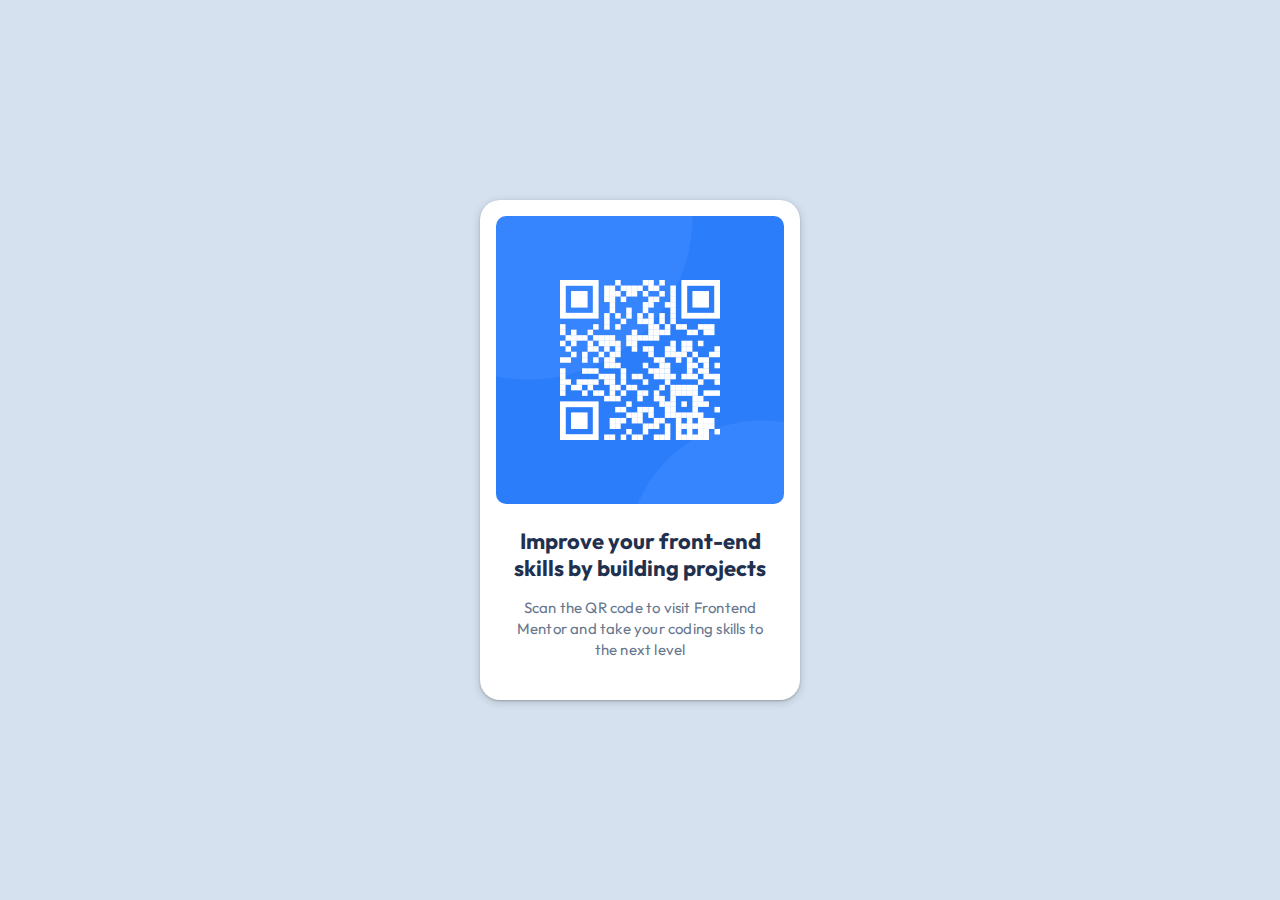
<file: 01-qr-code-component/index.html>
<!DOCTYPE html>
<html lang="en">
  <head>
    <meta charset="UTF-8" />
    <meta name="viewport" content="width=device-width, initial-scale=1.0" />
    <!-- displays site properly based on user's device -->

    <link
      rel="icon"
      type="image/png"
      sizes="32x32"
      href="./images/favicon-32x32.png"
    />
    <link rel="stylesheet" href="./styles.css" />

    <title>Frontend Mentor | QR code component</title>
  </head>
  <body>
    <main class="card">
      <img class="card__image" src="./images/image-qr-code.png" alt="QR code"/>
      <div class="card__content">
        <h1 class="card__title">
          Improve your front-end skills by building projects
        </h1>
        <p class="card__text">
          Scan the QR code to visit Frontend Mentor and take your coding skills
          to the next level
        </p>
      </div>
    </div>
  </body>
</html>
</file>
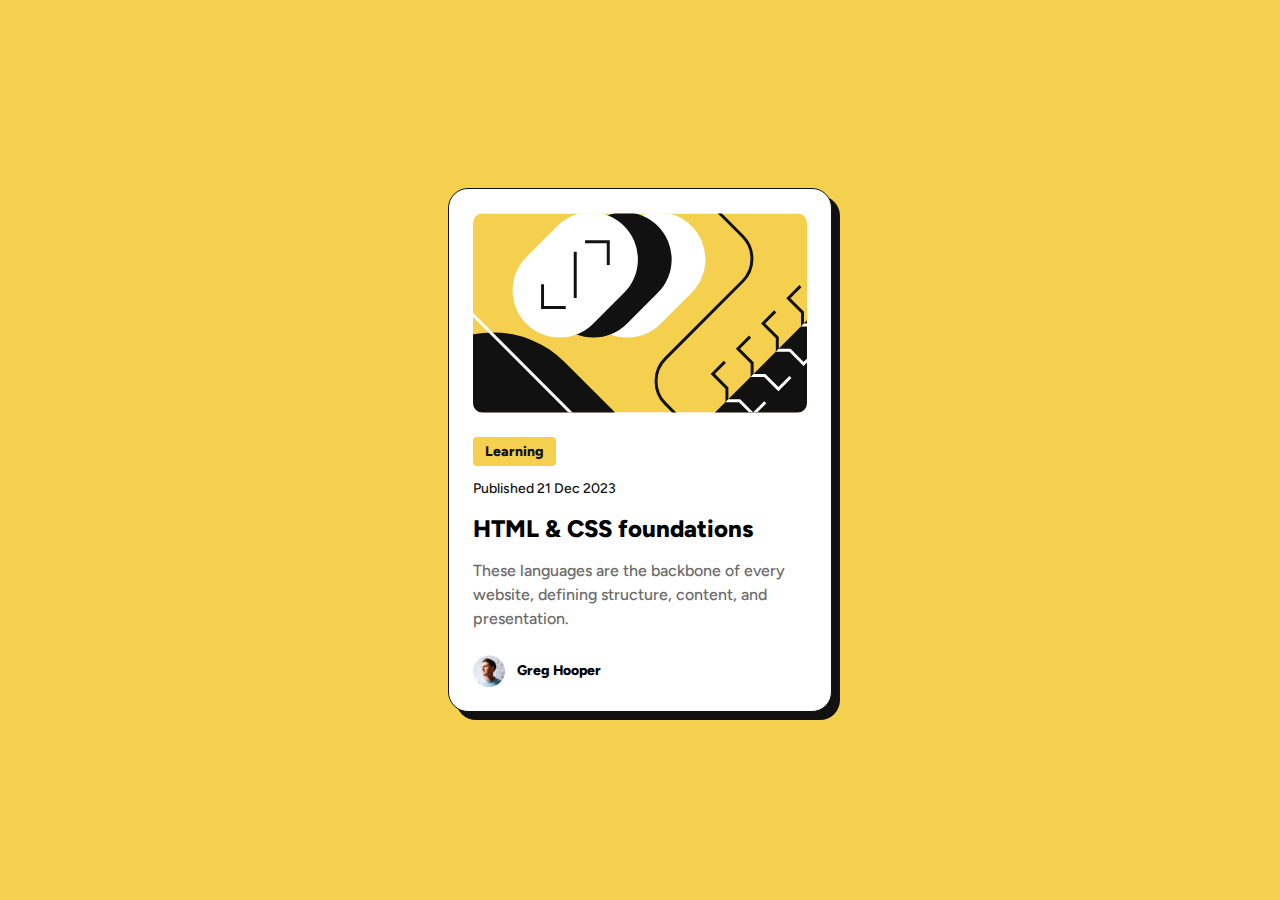
<file: 02-blog-preview-card-main/index.html>
<!DOCTYPE html>
<html lang="en">
  <head>
    <meta charset="UTF-8" />
    <meta name="viewport" content="width=device-width, initial-scale=1.0" />
    <!-- displays site properly based on user's device -->

    <link
      rel="icon"
      type="image/png"
      sizes="32x32"
      href="./assets/images/favicon-32x32.png"
    />
    <link rel="stylesheet" href="style.css" />

    <title>Frontend Mentor | Blog preview card</title>

    <!-- Feel free to remove these styles or customise in your own stylesheet 👍 -->
    <style>
      .attribution {
        font-size: 11px;
        text-align: center;
      }
      .attribution a {
        color: hsl(228, 45%, 44%);
      }
    </style>
  </head>
  <body>
    <main class="blog-card">
      <img
      class="blog-card__illustration"
        alt="abstract yellow picture"
        src="assets/images/illustration-article.svg"
      />
      <button class="blog-card__badge regular-text">Learning</button>
      <p class="blog-card__date regular-text">Published 21 Dec 2023</p>
      <h1 class="blog-card__title">HTML & CSS foundations</h1>
      <p class="blog-card__description">
        These languages are the backbone of every website, defining structure,
        content, and presentation.
      </p>
      <div class="blog-card__user">
        <img
          alt="avatar picture"
          src="assets/images/image-avatar.webp"
          class="blog-card__avatar"
        />
        <p>Greg Hooper</p>
      </div>
    </main>
  </body>
</html>
</file>
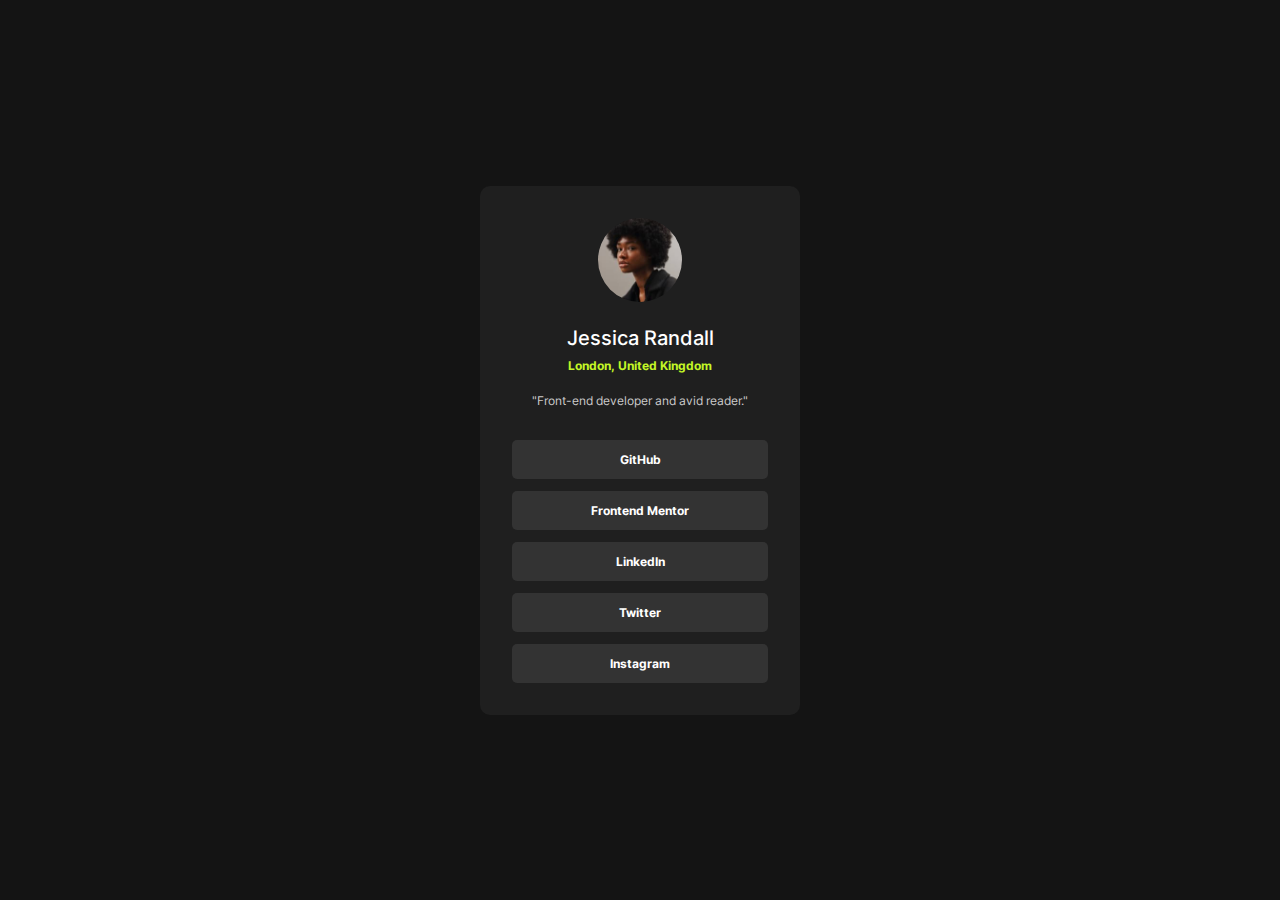
<file: 03-social-links-profile/index.html>
<!DOCTYPE html>
<html lang="en">

<head>
  <meta charset="UTF-8">
  <meta name="viewport" content="width=device-width, initial-scale=1.0">
  <!-- displays site properly based on user's device -->

  <link rel="icon" type="image/png" sizes="32x32" href="./assets/images/favicon-32x32.png">
  <link rel="stylesheet" href="style.css">
  <title>Frontend Mentor | Social links profile</title>
</head>

<body>
  <main class="profile">
    <img class="profile__avatar" alt="profile picture" src="assets/images/avatar-jessica.jpeg" />
    <p class="profile__name">Jessica Randall</p>
    <p class="profile__address">London, United Kingdom</p>
    <p class="profile__description">"Front-end developer and avid reader."</p>
    <div class="profile__links">
      <a href="" class="profile__link">GitHub</a>
      <a href="" class="profile__link">Frontend Mentor</a>
      <a href="" class="profile__link">LinkedIn</a>
      <a href="" class="profile__link">Twitter</a>
      <a href="" class="profile__link">Instagram</a>
    </div>
  </main>
</body>

</html>
</file>
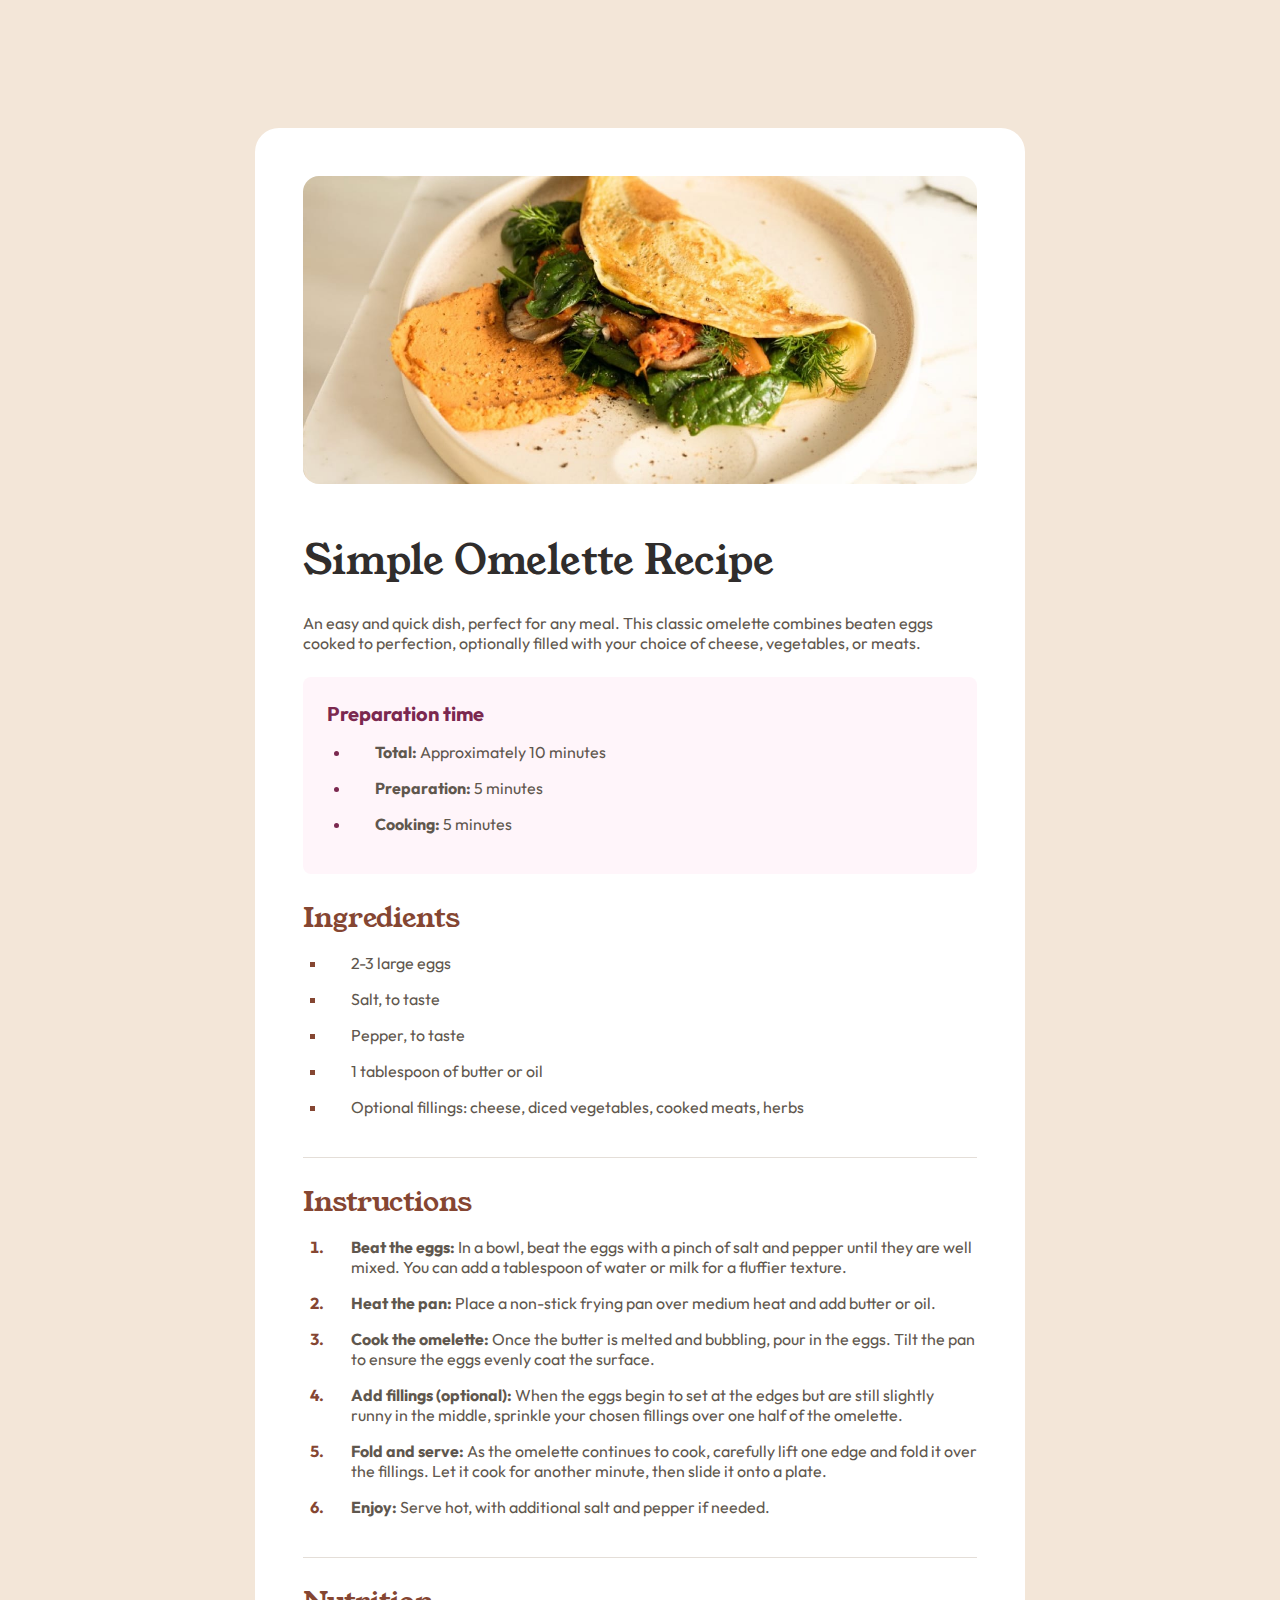
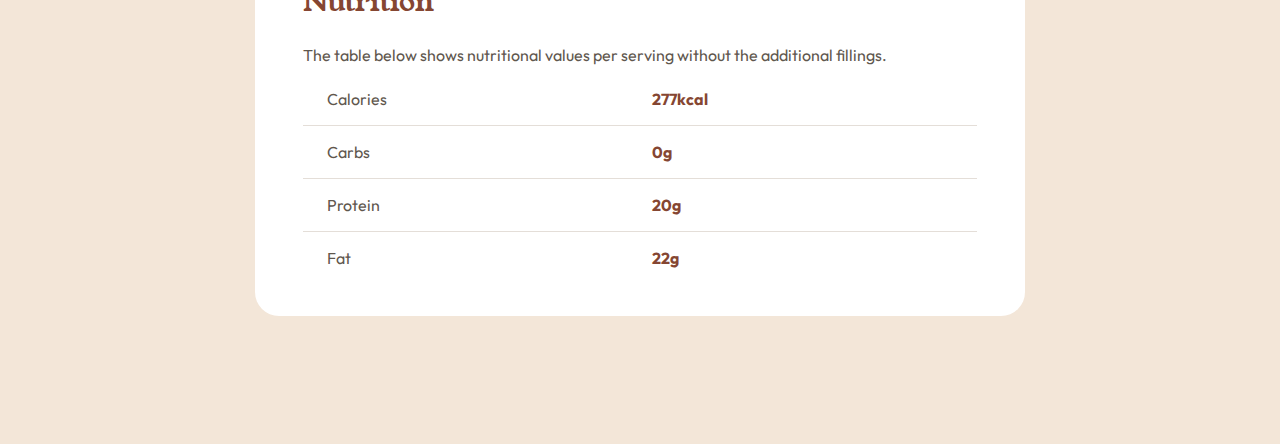
<file: 04-recipe-page/index.html>
<!DOCTYPE html>
<html lang="en">

<head>
  <meta charset="UTF-8">
  <meta name="viewport" content="width=device-width, initial-scale=1.0">
  <!-- displays site properly based on user's device -->

  <link rel="icon" type="image/png" sizes="32x32" href="./assets/images/favicon-32x32.png">
  <link rel="stylesheet" href="style.css">

  <title>Frontend Mentor | Recipe page</title>
</head>

<body>
  <main>
    <div class="recipe-picture">
      <img alt="omelete photo" src="assets/images/image-omelette.jpeg" />
    </div>
    <article>
      <h1 class="recipe-name">Simple Omelette Recipe</h1>
      <p>
        An easy and quick dish, perfect for any meal. This classic omelette combines beaten eggs cooked
        to perfection, optionally filled with your choice of cheese, vegetables, or meats.
      </p>
      <section class="info-section">
        <h3 class="info-section__heading">Preparation time</h3>
        <ul class="info-section__list">
          <li class="info-section__item"><span class="text-accent">Total:</span> Approximately 10 minutes</li>
          <li class="info-section__item"><span class="text-accent">Preparation:</span> 5 minutes</li>
          <li class="info-section__item"><span class="text-accent">Cooking:</span> 5 minutes</li>
        </ul>
      </section>
      <section class="recipe-ingredients">
        <h2>Ingredients</h2>
        <ul>
          <li>2-3 large eggs</li>
          <li>Salt, to taste</li>
          <li>Pepper, to taste</li>
          <li>1 tablespoon of butter or oil</li>
          <li>Optional fillings: cheese, diced vegetables, cooked meats, herbs</li>
        </ul>
      </section>
      <hr aria-label="Section divider" />
      <section class="recipe-instructions">
        <h2>Instructions</h2>
        <ol>
          <li><span class="text-accent">Beat the eggs:</span> In a bowl, beat the eggs with a pinch of salt and pepper
            until they are well mixed.
            You can add a tablespoon of water or milk for a fluffier texture.</li>
          <li><span class="text-accent">Heat the pan:</span> Place a non-stick frying pan over medium heat and add
            butter or oil.</li>
          <li><span class="text-accent">Cook the omelette:</span> Once the butter is melted and bubbling, pour in the
            eggs. Tilt the pan to ensure
            the eggs evenly coat the surface.</li>
          <li>
            <span class="text-accent">Add fillings (optional):</span> When the eggs begin to set at the edges but are
            still slightly runny in the
            middle, sprinkle your chosen fillings over one half of the omelette.
          </li>
          <li>
            <span class="text-accent">Fold and serve:</span> As the omelette continues to cook, carefully lift one edge
            and fold it over the
            fillings. Let it cook for another minute, then slide it onto a plate.
          </li>
          <li><span class="text-accent">Enjoy:</span> Serve hot, with additional salt and pepper if needed.</li>
        </ol>
      </section>
      <hr aria-label="Section divider" />
      <section>
        <h2>Nutrition</h2>
        <p class="nutrition-caption">The table below shows nutritional values per serving without the additional fillings.</p>
        <div class="nutrition-table">
          <div class="nutrition-table__row">
            <p class="nutrition-table__row-item">Calories</p>
            <p class="nutrition-table__value">277kcal</p>
          </div>
          <hr aria-hidden="true" />
          <div class="nutrition-table__row">
            <p class="nutrition-table__row-item">Carbs</p>
            <p class="nutrition-table__value">0g</p>
          </div>
          <hr aria-hidden="true" />
          <div class="nutrition-table__row">
            <p class="nutrition-table__row-item">Protein</p>
            <p class="nutrition-table__value">20g</p>
          </div>
          <hr aria-hidden="true" />
          <div class="nutrition-table__row">
            <p class="nutrition-table__row-item">Fat</p>
            <p class="nutrition-table__value">22g</p>
          </div>
        </div>
      </section>
    </article>
  </main>
</body>

</html>
</file>
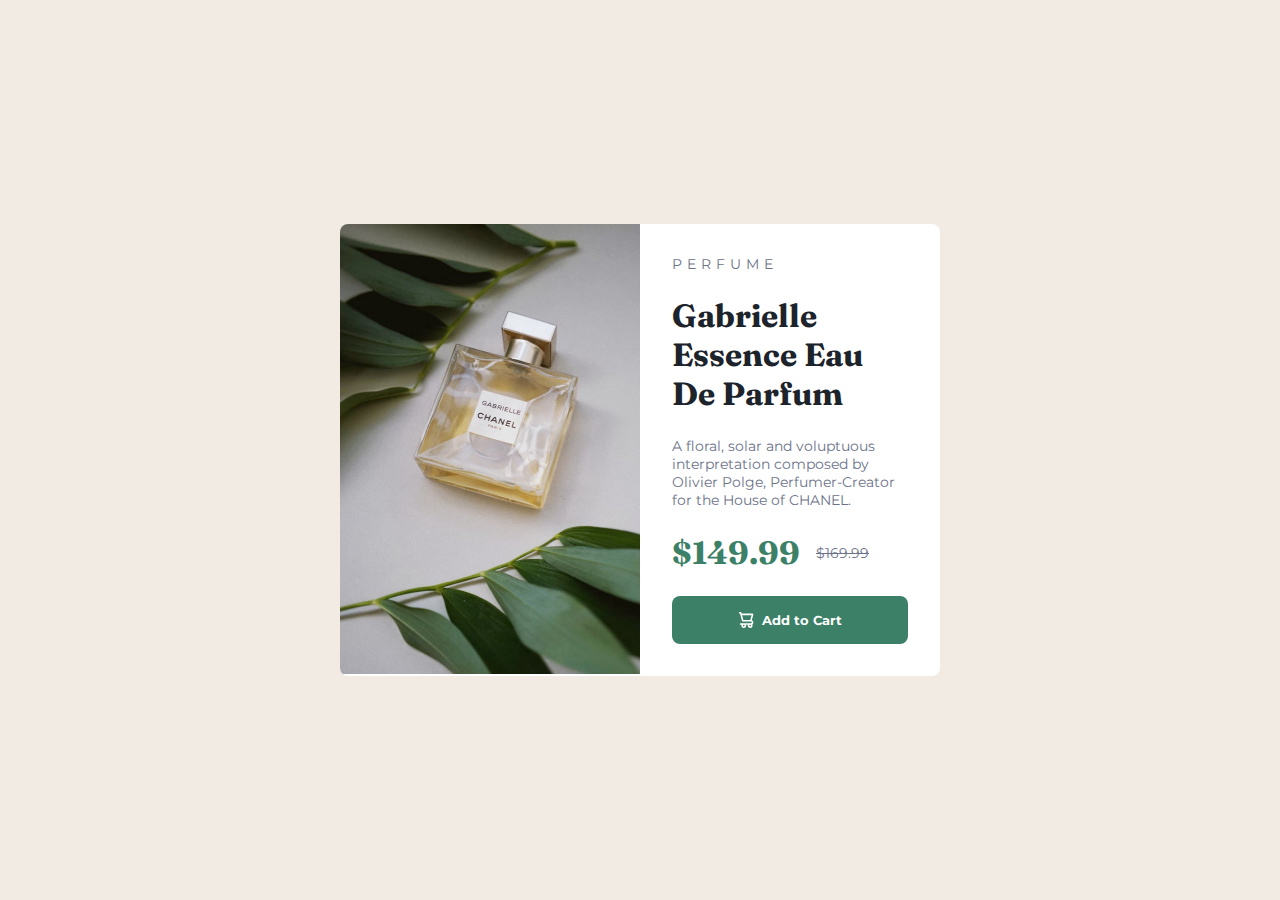
<file: 05-product-preview-card-component/index.html>
<!DOCTYPE html>
<html lang="en">

<head>
  <meta charset="UTF-8">
  <meta name="viewport" content="width=device-width, initial-scale=1.0">
  <!-- displays site properly based on user's device -->

  <link rel="icon" type="image/png" sizes="32x32" href="./images/favicon-32x32.png">
  <link rel="stylesheet" href="style.css">

  <title>Frontend Mentor | Product preview card component</title>
</head>

<body>
  <main class="product">
    <picture class="product__image">
      <source media="(min-width: 650px)" srcset="images/image-product-desktop.jpg">
      <img src="images/image-product-mobile.jpg" alt="bottle of perfume laying on table">
    </picture>
    <div class="product__content">
      <p class="product__category">Perfume</p>
      <h1 class="product__title">Gabrielle Essence Eau De Parfum</h1>
      <p class="product__description">
        A floral, solar and voluptuous interpretation composed by Olivier Polge,
        Perfumer-Creator for the House of CHANEL.
      </p>
      <div class="product__price-group">
        <p class="product__price">$149.99</p>
        <p class="product__original-price">$169.99</p>
      </div>
      <button class="product__buy-btn">Add to Cart</button>
    </div>
  </main>
</body>

</html>
</file>
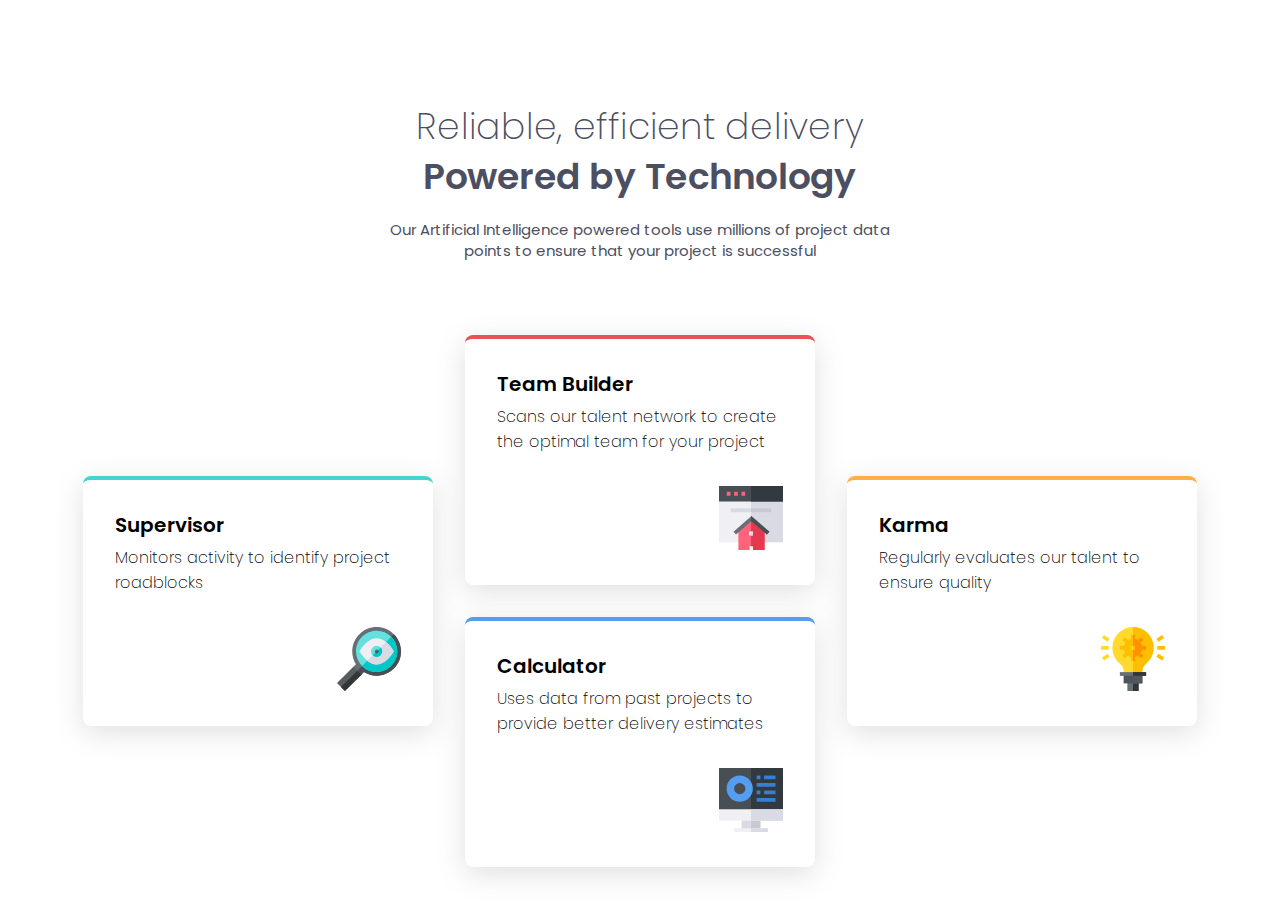
<file: 06-four-card-feature-section/index.html>
<!DOCTYPE html>
<html lang="en">
  <head>
    <meta charset="UTF-8" />
    <meta name="viewport" content="width=device-width, initial-scale=1.0" />
    <!-- displays site properly based on user's device -->

    <link
      rel="icon"
      type="image/png"
      sizes="32x32"
      href="./images/favicon-32x32.png"
    />
    <link rel="stylesheet" href="style.css" />

    <title>Frontend Mentor | Four card feature section</title>
  </head>
  <body>
    <main>
      <div class="product-description">
        <div class="product-description__title">
          Reliable, efficient delivery
          <span class="product-description__title-accent">
            Powered by Technology
          </span>
        </div>
        <div class="product-description__content">
          Our Artificial Intelligence powered tools use millions of project data points to ensure that your project is successful
        </div>
      </div>
      <div class="features-grid">
        <div class="feature-card feature-card--first">
          <p class="feature-card__title">Supervisor</p>
          <p class="feature-card__content">
            Monitors activity to identify project roadblocks
          </p>
          <img class="feature-card__icon" src="images/icon-supervisor.svg">
        </div>
        <div class="feature-card feature-card--second">
          <p class="feature-card__title">Team Builder</p>
          <p class="feature-card__content">
            Scans our talent network to create the optimal team for your project
          </p>
          <img class="feature-card__icon" src="images/icon-team-builder.svg">
        </div>
        <div class="feature-card feature-card--third">
          <p class="feature-card__title">Karma</p>
          <p class="feature-card__content">
            Regularly evaluates our talent to ensure quality
          </p>
          <img class="feature-card__icon" src="images/icon-karma.svg">
        </div>
        <div class="feature-card feature-card--fourth">
          <p class="feature-card__title">Calculator</p>
          <p class="feature-card__content">
            Uses data from past projects to provide better delivery estimates
          </p>
          <img class="feature-card__icon" src="images/icon-calculator.svg">
        </div>
      </div>
    </main>
  </body>
</html>
</file>
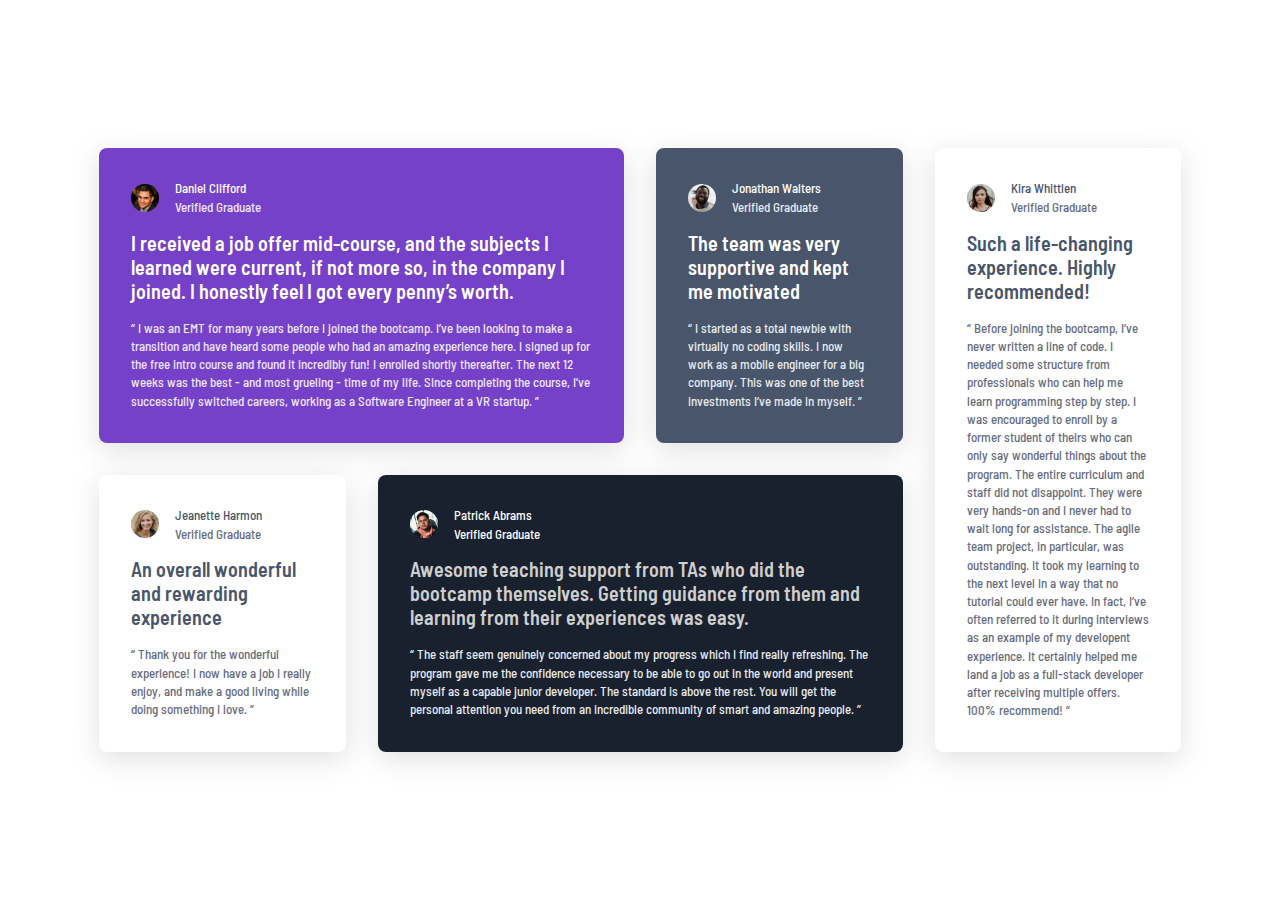
<file: 07-testimonials-grid-section/index.html>
<!DOCTYPE html>
<html lang="en">

<head>
  <meta charset="UTF-8">
  <meta name="viewport" content="width=device-width, initial-scale=1.0">
  <!-- displays site properly based on user's device -->

  <link rel="icon" type="image/png" sizes="32x32" href="./images/favicon-32x32.png">
  <link rel="stylesheet" href="style.css">

  <title>Frontend Mentor | [Challenge Name Here]</title>

  <!-- Feel free to remove these styles or customise in your own stylesheet 👍 -->
  <style>
    .attribution {
      font-size: 11px;
      text-align: center;
    }

    .attribution a {
      color: hsl(228, 45%, 44%);
    }
  </style>
</head>

<body>
  <main>
    <div class="feedbacks-grid">

      <section class="feedback bg-puprle-500 clr-white">
        <div class="user-preview">
          <img src="images/image-daniel.jpg" class="user-preview__avatar">
          <div class="user-preview__content">
            <p class="user-preview__username">Daniel Clifford</p>
            <p class="user-preview__title clr-purple-50">Verified Graduate</p>
          </div>
        </div>
        <h2 class="feedback__title">
          I received a job offer mid-course, and the subjects I learned were current, if not more so,
          in the company I joined. I honestly feel I got every penny’s worth.
        </h2>
        <p class="feedback__content clr-purple-50">
          “ I was an EMT for many years before I joined the bootcamp. I’ve been looking to make a
          transition and have heard some people who had an amazing experience here. I signed up
          for the free intro course and found it incredibly fun! I enrolled shortly thereafter.
          The next 12 weeks was the best - and most grueling - time of my life. Since completing
          the course, I’ve successfully switched careers, working as a Software Engineer at a VR startup. ”
        </p>
      </section>

      <section class="feedback bg-grey-500 clr-white">
        <div class="user-preview">
          <img src="images/image-jonathan.jpg" class="user-preview__avatar">
          <div class="user-preview__content">
            <p class="user-preview__username">Jonathan Walters</p>
            <p class="user-preview__title clr-grey-100">Verified Graduate</p>
          </div>
        </div>
        <h2 class="feedback__title">
          The team was very supportive and kept me motivated
        </h2>
        <p class="feedback__content clr-grey-100">
          “ I started as a total newbie with virtually no coding skills. I now work as a mobile engineer
          for a big company. This was one of the best investments I’ve made in myself. ”
        </p>
      </section>

      <section class="feedback">
        <div class="user-preview">
          <img src="images/image-jeanette.jpg" class="user-preview__avatar">
          <div class="user-preview__content">
            <p class="user-preview__username clr-grey-500">Jeanette Harmon</p>
            <p class="user-preview__title clr-grey-400">Verified Graduate</p>
          </div>
        </div>
        <h2 class="feedback__title clr-grey-500">
          An overall wonderful and rewarding experience
        </h2>
        <p class="feedback__content clr-grey-400">
          “ Thank you for the wonderful experience! I now have a job I really enjoy, and make a good living
          while doing something I love. ”
        </p>
      </section>

      <section class="feedback bg-dark-blue">
        <div class="user-preview">
          <img src="images/image-patrick.jpg" class="user-preview__avatar">
          <div class="user-preview__content">
            <p class="user-preview__username clr-white">Patrick Abrams</p>
            <p class="user-preview__title clr-white">Verified Graduate</p>
          </div>
        </div>
        <h2 class="feedback__title clr-grey-200">
          Awesome teaching support from TAs who did the bootcamp themselves. Getting guidance from them and
          learning from their experiences was easy.
        </h2>
        <p class="feedback__content clr-grey-100">
          “ The staff seem genuinely concerned about my progress which I find really refreshing. The program
          gave me the confidence necessary to be able to go out in the world and present myself as a capable
          junior developer. The standard is above the rest. You will get the personal attention you need from
          an incredible community of smart and amazing people. ”
        </p>
      </section>

      <section class="feedback">
        <div class="user-preview">
          <img src="images/image-kira.jpg" class="user-preview__avatar">
          <div class="user-preview__content">
            <p class="user-preview__username clr-grey-500">Kira Whittlen</p>
            <p class="user-preview__title clr-grey-400">Verified Graduate</p>
          </div>
        </div>
        <h2 class="feedback__title clr-grey-500">
          Such a life-changing experience. Highly recommended!
        </h2>
        <p class="feedback__content clr-grey-400">
          “ Before joining the bootcamp, I’ve never written a line of code. I needed some structure from
          professionals who can help me learn programming step by step. I was encouraged to enroll by a former
          student of theirs who can only say wonderful things about the program. The entire curriculum and staff
          did not disappoint. They were very hands-on and I never had to wait long for assistance. The agile team
          project, in particular, was outstanding. It took my learning to the next level in a way that no tutorial
          could ever have. In fact, I’ve often referred to it during interviews as an example of my developent
          experience. It certainly helped me land a job as a full-stack developer after receiving multiple offers.
          100% recommend! ”
        </p>
      </section>

    </div>
  </main>
</body>

</html>
</file>
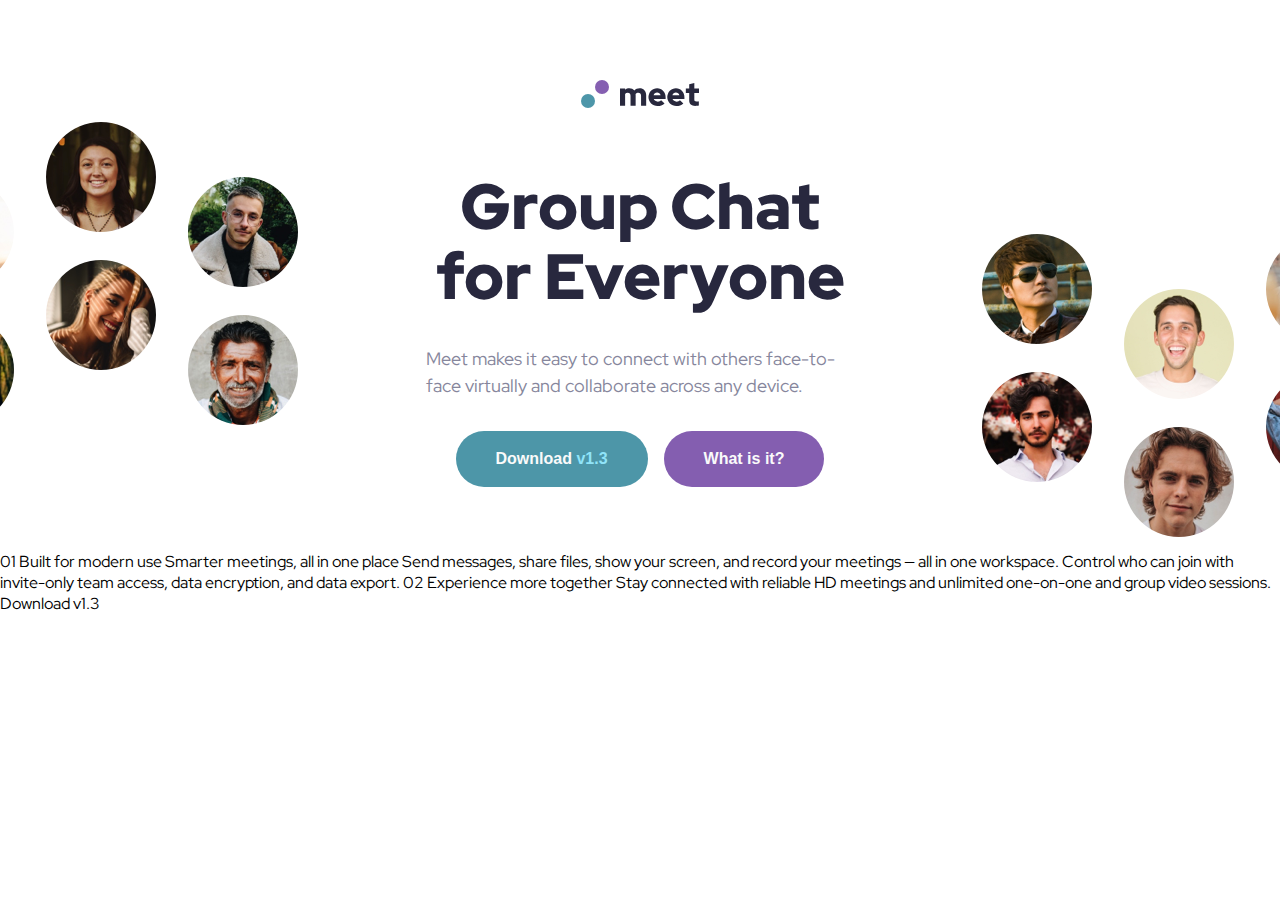
<file: 08-meet-landing-page/index.html>
<!DOCTYPE html>
<html lang="en">
<head>
  <meta charset="UTF-8">
  <meta name="viewport" content="width=device-width, initial-scale=1.0">

  <link rel="icon" type="image/png" sizes="32x32" href="./assets/favicon-32x32.png">
  <link rel="stylesheet" href="style.css">
  
  <title>Frontend Mentor | Meet landing page</title>
</head>
<body>
  <main>
    <header>
      <img src="assets/logo.svg" alt="meet logo">
    </header>
    <section class="hero">
      <img class="hero__left-image" src="assets/desktop/image-hero-left.png">
      <div class="hero__content">
        <h1 class="hero__title">Group Chat for Everyone</h1>
        <p class="hero__text">Meet makes it easy to connect with others face-to-face virtually and collaborate across any device.</p>
        <div class="hero__button-group">
          <button class="button bg-clr-cyan-600">Download <span class="clr-cyan-300">v1.3</span></button>
          <button class="button bg-clr-purple-600">What is it?</button>
        </div>
      </div>
      <img class="hero__right-image" src="assets/desktop/image-hero-right.png">
    </section>
    01
    Built for modern use
    Smarter meetings, all in one place
    Send messages, share files, show your screen, and record your meetings — all in one
    workspace. Control who can join with invite-only team access, data encryption, and data export.
    02
    Experience more together
    Stay connected with reliable HD meetings and unlimited one-on-one and group video sessions.
    Download v1.3
  </main>
</body>
</html>
</file>
<file: 01-qr-code-component/styles.css>
@import url('https://fonts.googleapis.com/css2?family=Literata:ital,opsz,wght@0,7..72,200..900;1,7..72,200..900&family=Outfit:wght@100..900&display=swap');

*,
*::before,
*::after {
    box-sizing: border-box;
}

* {
    margin: 0;
}

img {
    display: block;
    max-width: 100%;
}

:root {
    --c-font-primary: #1F314F;
    --c-font-secondary: #68778D;
    --c-background: #D5E1EF;
    --c-background-card: #FFFFFF;
    --font-family: "Outfit", sans-serif;
}

body {
    background-color: var(--c-background);
    height: 100vh;
    width: 100vw;
    display: flex;
    align-items: center;
    justify-content: center;
}

.card {
    background-color: var(--c-background-card);
    max-width: 320px;
    padding: 16px;
    text-align: center;
    border-radius: 20px;
    box-shadow: rgba(60, 64, 67, 0.3) 0px 1px 2px 0px, rgba(60, 64, 67, 0.15) 0px 2px 6px 2px;
}

.card__image {
    border-radius: 10px;
}

.card__content {
    padding: 0 16px;
}

.card__title {
    font-family: var(--font-family);
    font-size: 22px;
    color: var(--c-font-primary);
    line-height: 120%;
    letter-spacing: 0;
    padding-top: 24px;
    padding-bottom: 16px;
}

.card__text {
    font-family: var(--font-family);
    font-size: 15px;
    color: var(--c-font-secondary);
    line-height: 140%;
    letter-spacing: 0.2px;
    padding-bottom: 24px;
}
</file>
<file: 02-blog-preview-card-main/style.css>
@font-face {
    font-family: "Figtree Extra Bold";
    src: url('assets/fonts/static/Figtree-ExtraBold.ttf');
}

@font-face {
    font-family: "Figtree Medium";
    src: url('assets/fonts/static/Figtree-Medium.ttf');
}

*,
*::before,
*::after {
    box-sizing: border-box;
}

* {
    margin: 0;
}

img {
    display: block;
    max-width: 100%;
}

:root {
    --c-yellow: #F4D04E;
    --c-grey-950: #111111;
    --c-grey-500: #6B6B6B;
    --c-white: #FFFFFF;
    --font-family-regular: "Figtree Medium", sans-serif;
    --font-family-accent: "Figtree Extra Bold", sans-serif;
    --space-xs: 4px;
    --space-s: 8px;
    --space-m: 12px;
    --space-l: 24px;
}

body {
    height: 100vh;
    width: 100vw;
    display: flex;
    justify-content: center;
    align-items: center;
    background-color: var(--c-yellow);
    font-family: var(--font-family-regular);
}

.regular-text {
    font-size: 14px;
    line-height: 150%;
    color: var(--c-grey-950);
}

.blog-card {
    background-color: var(--c-white);
    box-shadow: var(--c-grey-950) var(--space-s) var(--space-s);
    border: 1px solid var(--c-grey-950);
    border-radius: 20px;
    max-width: 384px;
    padding: var(--space-l);
}

.blog-card__illustration {
    border-radius: 10px;
    margin-bottom: var(--space-l);
}

.blog-card__badge {
    background-color: var(--c-yellow);
    padding: var(--space-xs) var(--space-m);
    border-style: none;
    border-radius: 4px;
    font-family: var(--font-family-accent);
    margin-bottom: var(--space-m);
}

.blog-card__date {
    margin-bottom: var(--space-m);
}

.blog-card__title {
    font-family: var(--font-family-accent);
    font-size: 24px;
    line-height: 150%;
    margin-bottom: var(--space-m);
}

.blog-card__description {
    font-size: 16px;
    color: var(--c-grey-500);
    line-height: 150%;
    margin-bottom: var(--space-l);
}

.blog-card__user {
    display: flex;
    font-family: var(--font-family-accent);
    font-size: 14px;
    line-height: 150%;
    gap: 12px;
    align-items: center;
}

.blog-card__avatar {
    max-width: 32px;
}
</file>
<file: 03-social-links-profile/style.css>
@font-face {
    font-family: "Inter";
    src: url("assets/fonts/Inter-VariableFont_slnt,wght.ttf");
}

*,
*::before,
*::after {
    box-sizing: border-box;
}

* {
    margin: 0;
}

:root {
    --c-black-lightest: hsl(0, 0%, 20%);
    --c-black-light: hsl(0, 0%, 12%);
    --c-black-dark: hsl(0, 0%, 8%);
    --c-white: hsl(0, 0%, 100%);
    --c-grey: hsl(0, 0%, 80%);
    --c-lime: hsl(75, 93%, 56%);
}

img {
    display: block;
    max-width: 100%;
}

body {
    font-family: "Inter", sans-serif;
    color: var(--c-white);
    background-color: var(--c-black-dark);
    width: 100vw;
    min-height: 100vh;
    display: flex;
    justify-content: center;
    align-items: center;
}

.profile {
    background-color: var(--c-black-light);
    padding: clamp(1rem, 5vw, 2rem);
    margin: clamp(1rem, 5vw, 2rem);
    border-radius: 0.625rem;
    text-align: center;
    width: 100%;
    max-width: 320px;
}

.profile__avatar {
    width: 84px;
    height: 84px;
    border-radius: 50%;
    margin: 0 auto 1.5rem auto;
}

.profile__name {
    font-size: 1.25rem;
    font-weight: 500;
    margin-bottom: 0.5rem;
}

.profile__address {
    color: var(--c-lime);
    font-size: 0.75rem;
    font-weight: 700;
    margin-bottom: 1.25rem;
}

.profile__description {
    color: var(--c-grey);
    font-size: 0.75rem;
    margin-bottom: 2rem;
}

.profile__links {
    display: flex;
    flex-direction: column;
    gap: 0.75rem;
}

.profile__link {
    background-color: var(--c-black-lightest);
    color: var(--c-white);
    padding: 0.75rem 0;
    text-decoration: none;
    text-align: center;
    font-size: 0.75rem;
    font-weight: 700;
    border-radius: 5px;
    transition: background-color 0.3s ease, color 0.3s ease;
}

.profile__link:hover {
    background-color: var(--c-lime);
    color: var(--c-black-dark);
}

.profile__link:focus-visible {
    outline: 2px solid var(--c-lime);
    outline-offset: 2px;
}
</file>
<file: 04-recipe-page/style.css>
@font-face {
    font-family: "Outfit";
    src: url("assets/fonts/outfit/Outfit-VariableFont_wght.ttf");
}

@font-face {
    font-family: "Young Serif";
    src: url("assets/fonts/young-serif/YoungSerif-Regular.ttf");
}

*,
*::before,
*::after {
    box-sizing: border-box;
}

* {
    margin: 0;
}

img {
    display: block;
    max-width: 100%;
    height: auto;
}

:root {
    /* Colors */
    --c-white: hsl(0, 0%, 100%);
    --c-stone-100: hsl(30, 54%, 90%);
    --c-stone-150: hsl(30, 18%, 87%);
    --c-stone-600: hsl(30, 10%, 34%);
    --c-stone-900: hsl(24, 5%, 18%);
    --c-brown-800: hsl(14, 45%, 36%);
    --c-rose-50: hsl(330, 100%, 98%);
    --c-rose-800: hsl(332, 51%, 32%);

    /* Typography */
    --font-primary: "Outfit", sans-serif;
    --font-accent: "Young Serif", serif;
    --font-size-base: 1rem;
    --font-size-h1: 2.5rem;
    --font-size-h2: 1.75rem;
    --font-size-h3: 1.25rem;

    /* Spacing */
    --spacing-xl: min(3rem, 10vw);
    --spacing-md: min(1.5rem, 5vw);
}

body {
    font-family: var(--font-primary);
    font-size: var(--font-size-base);
    background-color: var(--c-stone-100);
}

main {
    max-width: 70ch;
    width: 100%;
    background-color: var(--c-white);
    margin: 8rem auto;
    border-radius: 1.5rem;
}

article {
    display: flex;
    flex-direction: column;
    gap: var(--spacing-md);
    padding: var(--spacing-xl);
}

hr {
    border: 0;
    height: 1px;
    background-color: var(--c-stone-150);
}

h1 {
    font-family: var(--font-accent);
    color: var(--c-stone-900);
    font-size: var(--font-size-h1);
    font-weight: 400;
}

h2 {
    font-family: var(--font-accent);
    color: var(--c-brown-800);
    font-size: var(--font-size-h2);
    font-weight: 400;
}

p,
li {
    color: var(--c-stone-600);
}

ul,
ol,
li {
    padding-left: var(--spacing-md);
    margin: 1rem 0;
}

li::marker {
    color: var(--c-brown-800);
}

.text-accent {
    color: var(--c-stone-600);
    font-weight: 700;
}

.recipe-picture {
    padding: var(--spacing-xl);
    padding-bottom: 0;
}

.recipe-picture img {
    border-radius: 1rem;
}

.info-section {
    background-color: var(--c-rose-50);
    padding: var(--spacing-md);
    border-radius: 0.5rem;
}

.info-section__heading {
    color: var(--c-rose-800);
    font-size: 1.25rem;
    font-weight: 700;
}

.info-section__item::marker {
    color: var(--c-rose-800);
}

.recipe-ingredients ul {
    list-style-type: square;
}

.recipe-instructions li::marker {
    font-weight: 700;
}

.nutrition-caption {
    padding: var(--spacing-md) 0;
}

.nutrition-table {
    display: flex;
    flex-direction: column;
    gap: 1rem;
}

.nutrition-table__row {
    display: flex;
}

.nutrition-table__row p {
    flex: 1;
}

.nutrition-table__row-item {
    padding-left: var(--spacing-md);
}

.nutrition-table__value {
    color: var(--c-brown-800);
    font-weight: 700;
}

@media (max-width: 740px) {
    main {
        margin: 0;
        border-radius: 0;
    }

    .recipe-picture {
        padding: 0;
    }

    .recipe-picture img {
        border-radius: 0;
    }
}
</file>
<file: 05-product-preview-card-component/style.css>
@import url('https://fonts.googleapis.com/css2?family=Fraunces:ital,opsz,wght@0,9..144,100..900;1,9..144,100..900&family=Montserrat:ital@0;1&display=swap');

*,
*::before,
*::after {
    box-sizing: border-box;
}

* {
    margin: 0;
}

img {
    display: block;
    max-width: 100%;
}

:root {
    --clr-primary-500: hsl(158, 36%, 37%);
    --clr-primary-700: hsl(158, 42%, 18%);
    --clr-neutral-100: hsl(0, 0%, 100%);
    --clr-neutral-200: hsl(30, 38%, 92%);
    --clr-neutral-500: hsl(228, 12%, 48%);
    --clr-neutral-900: hsl(212, 21%, 14%);

    --ff-primary: "Montserrat", sans-serif;
    --ff-accent: "Fraunces", serif;
    --ff-weight-500: 500;
    --ff-weight-700: 700;
}

body {
    font-size: 0.875rem;
    font-family: var(--ff-primary);
    min-height: 100vh;
    display: flex;
    justify-content: center;
    align-items: center;
    background-color: var(--clr-neutral-200);
}

.product {
    margin: 1rem;
    background-color: var(--clr-neutral-100);
    border-radius: 0.5rem;
    overflow: hidden;
    color: var(--clr-neutral-500);
    display: grid;
    max-width: 600px;
}

.product__content {
    padding: 2rem;
    flex: 1;
    display: flex;
    flex-direction: column;
    gap: 1.5rem;
}

.product__category {
    color: var(--clr-neutral-500);
    text-transform: uppercase;
    letter-spacing: 5px;
    line-height: 120%;
}

.product__title {
    font-family: var(--ff-accent);
    font-weight: var(--ff-weight-700);
    font-size: 2rem;
    color: var(--clr-neutral-900);
}

.product__description {
    color: var(--clr-neutral-500);
}

.product__price-group {
    display: flex;
    align-items: center;
    gap: 1rem;
    flex-wrap: wrap;
}

.product__price {
    color: var(--clr-primary-500);
    font-size: 2rem;
    font-family: var(--ff-accent);
    font-weight: var(--ff-weight-700);
}

.product__original-price {
    text-decoration: line-through;
}

.product__buy-btn {
    background-color: var(--clr-primary-500);
    color: var(--clr-neutral-100);
    border: 0;
    border-radius: 0.5rem;
    padding: 1rem 2rem;
    font-family: var(--ff-primary);
    font-weight: var(--ff-weight-700);
    display: inline-flex;
    justify-content: center;
}

.product__buy-btn::before {
    content: "";
    background: url("images/icon-cart.svg") no-repeat center;
    height: 1rem;
    width: 1rem;
    margin-right: 0.5rem;
}

@media (min-width: 650px) {
    .product {
        grid-template-columns: 1fr 1fr;
    }

    .product__buy-btn:hover,.product__buy-btn:focus {
        background-color: var(--clr-primary-700);
        cursor: pointer;
        transition: background-color 0.3s ease;
    }
}
</file>
<file: 06-four-card-feature-section/style.css>
@import url('https://fonts.googleapis.com/css2?family=Poppins:ital,wght@0,200;0,400;0,600;1,200;1,400;1,600&display=swap');

*,
*::before,
*::after {
    box-sizing: border-box;
}

* {
    margin: 0;
}

img {
    display: block;
    max-width: 100%;
}

:root {
    --clr-grey-500: hsl(234, 12%, 34%);
    --clr-grey-400: hsl(212, 6%, 44%);
    --clr-white: hsl(0, 0%, 100%);
    --clr-red: hsl(0, 78%, 62%);
    --clr-cyan: hsl(180, 62%, 55%);
    --clr-blue: hsl(212, 86%, 64%);
    --clr-orange: hsl(34, 97%, 64%);

    --font-family-primary: "Poppins", sans-serif;
    --font-weight-light: 200;
    --font-weight-regular: 400;
    --font-weight-bold: 600;
}

main {
    min-height: 100vh;
    min-width: 100vw;

    display: flex;
    flex-direction: column;
    align-items: center;

    font-family: var(--font-family-primary);
    font-weight: var(--font-weight-regular);
}

.product-description {
    margin-top: 6.375rem;
    margin-bottom: 4.625rem;

    max-width: 540px;

    letter-spacing: 0.25px;
    font-size: 2.25rem;
    text-align: center;
    color: var(--clr-grey-500);

    .product-description__title {
        font-weight: var(--font-weight-light);
        line-height: 140%;
        margin-bottom: 1rem;
    }

    .product-description__title-accent {
        font-weight: var(--font-weight-bold);
    }

    .product-description__content {
        font-size: 0.938rem;
        line-height: 140%;
        letter-spacing: 0;
    }
}

.features-grid {
    display: grid;
    gap: 2rem;
    margin-bottom: 2.875rem;
    grid-template-columns: 1fr 1fr 1fr;
    grid-template-rows: 1fr 1fr 1fr 1fr;
    grid-template-areas:
        ".   two  ."
        "one two  three"
        "one four three"
        ".   four .";
}

.feature-card {
    max-width: 350px;
    min-height: 250px;
    padding: 2rem;
    border-top: 4px solid var(--clr-cyan);
    border-radius: 8px;
    box-shadow: rgba(100, 100, 111, 0.2) 0px 7px 29px 0px;
    font-weight: var(--font-weight-light);

    .feature-card__title {
        font-weight: var(--font-weight-bold);
        font-size: 1.25rem;
        line-height: 135%;
        margin-bottom: 0.375rem;
    }

    .feature-card__icon {
        margin-top: 2rem;
        margin-left: auto;
    }
}

.feature-card--first {
    border-top: 4px solid var(--clr-cyan);
    grid-area: one;
}

.feature-card--second {
    border-top: 4px solid var(--clr-red);
    grid-area: two;
}

.feature-card--third {
    border-top: 4px solid var(--clr-orange);
    grid-area: three;
}

.feature-card--fourth {
    border-top: 4px solid var(--clr-blue);
    grid-area: four;
}

@media (880px < width <= 1200px) {
    .features-grid {
        grid-template-columns: 1fr 1fr 1fr 1fr;
        grid-template-rows: 1fr 1fr 1fr;
        grid-template-areas:
            ".   one one  ."
            "two two  three three"
            ".  four four .";
    }
}

@media (width <= 880px) {
    .features-grid {
        grid-template-columns: 1fr;
        grid-template-areas:
            "one"
            "two"
            "three"
            "four";
    }
}
</file>
<file: 07-testimonials-grid-section/style.css>
@import url('https://fonts.googleapis.com/css2?family=Barlow+Semi+Condensed:wght@400;500;600&display=swap');

*,
*::before,
*::after {
    box-sizing: border-box;
}

* {
    margin: 0;
}

img {
    display: block;
    max-width: 100%;
}

:root {
    --clr-purple-50: hsl(260, 100%, 95%);
    --clr-purple-300: hsl(264, 82%, 80%);
    --clr-purple-500: hsl(263, 55%, 52%);

    --clr-white: hsl(0, 0%, 100%);
    --clr-grey-100: hsl(214, 17%, 92%);
    --clr-grey-200: hsl(0, 0%, 81%);
    --clr-grey-400: hsl(224, 10%, 45%);
    --clr-grey-500: hsl(217, 19%, 35%);
    --clr-dark-blue: hsl(219, 29%, 14%);
    --clr-black: hsl(0, 0%, 7%);

    --font-family-primary: "Barlow Semi Condensed", sans-serif;
    --font-weight-medium: 500;
    --font-weight-semibold: 600;
}

.bg-puprle-500 {
    background-color: var(--clr-purple-500);
}

.bg-grey-500 {
    background-color: var(--clr-grey-500);
}

.bg-dark-blue {
    background-color: var(--clr-dark-blue);
}

.clr-white {
    color: var(--clr-white);
}

.clr-purple-50 {
    color: var(--clr-purple-50);
}

.clr-grey-100 {
    color: var(--clr-grey-100);
}

.clr-grey-200 {
    color: var(--clr-grey-200);
}

.clr-grey-400 {
    color: var(--clr-grey-400);
}

.clr-grey-500 {
    color: var(--clr-grey-500);
}

main {
    min-height: 100vh;
    min-width: 100vw;

    display: grid;
    place-content: center;

    font-family: var(--font-family-primary);
    font-weight: var(--font-weight-medium);
    font-size: 0.813rem;
}

.user-preview {
    display: flex;
    align-items: center;
    gap: 1rem;

    .user-preview__avatar {
        width: 28px;
        height: 28px;
        border-radius: 50%;
    }

    .user-preview__title {
        line-height: 110%;
        margin-top: 0.25rem;
    }
}

.feedback {
    padding: 2rem;
    display: flex;
    flex-direction: column;
    gap: 1rem;
    border-radius: 8px;
    box-shadow: rgba(100, 100, 111, 0.2) 0px 7px 29px 0px;

    .feedback__title {
        font-size: 1.25rem;
        line-height: 120%;
        font-weight: var(--font-weight-semibold);
    }

    .feedback__content {
        line-height: 140%;
        font-weight: var(--font-weight-medium);
    }
}

.feedback.quote {
    background-image: url('images/bg-pattern-quotation.svg');
    background-repeat: no-repeat;
    background-position: top right 10%;
}

@media(width < 768px) {
    .feedback.quote {
        background-image: none;
    }
}

.feedbacks-grid {
    display: grid;
    gap: 2rem;
    max-width: calc(1114px + 2rem);
    padding: 2rem;
}

@media(768px <= width < 1440px) {
    .feedbacks-grid {
        grid-template-columns: 1fr 1fr;
    }
    .feedback {
        grid-column: 1 / span 2;
    }
    .feedback:nth-child(2) {
        grid-column: 1;
    }
    .feedback:nth-child(3) {
        grid-column: 2;
    }
}

@media(width >= 1200px) {
    .feedbacks-grid {
        grid-template-columns: repeat(4, 1fr);
    }
    .feedback:nth-child(1) {
        grid-row: 1;
        grid-column: 1 / 3;
    }
    .feedback:nth-child(2) {
        grid-row: 1;
        grid-column: 3;
    }
    .feedback:nth-child(3) {
        grid-row: 2;
        grid-column: 1;
    }
    .feedback:nth-child(4) {
        grid-row: 2;
        grid-column: 2 / 4;
    }
    .feedback:nth-child(5) {
        grid-row: 1 / 3;
        grid-column: 4;
    }
}
</file>
<file: 08-meet-landing-page/style.css>
@import url('https://fonts.googleapis.com/css2?family=Red+Hat+Display:ital,wght@0,300..900;1,300..900&display=swap');
*,
*::before,
*::after {
    box-sizing: border-box;
}

* {
    margin: 0;
}

img {
    display: block;
    max-width: 100%;
}

:root {
    --clr-cyan-600: hsl(192, 37%, 48%);
    --clr-cyan-300: hsl(192, 90%, 77%);
    --clr-purple-600: hsl(268, 34%, 53%);
    --clr-purple-300: hsl(268, 100%, 86%);
    --clr-slate-900: hsl(240, 21%, 20%);
    --clr-slate-600: hsl(240, 10%, 57%);
    --clr-slate-300: hsl(240, 18%, 85%);
    --clr-white: hsl(0, 0%, 98%);

    --font-family-primary: "Red Hat Display", sans-serif;
    /* --font-weight-medium: 500;
    --font-weight-semibold: 600; */
}

.bg-clr-cyan-600 {
    background-color: var(--clr-cyan-600);
}

.bg-clr-purple-600 {
    background-color: var(--clr-purple-600);
}

.clr-cyan-300 {
    color: var(--clr-cyan-300);
}

main {
    display: flex;
    flex-direction: column;
    align-items: center;
    font-family: var(--font-family-primary);
}

header {
    min-height: 6.75rem;
    display: flex;
    flex-direction: column;
    justify-content: end;
}

.hero {
    margin: 4rem 0;
    display: flex;
    align-items: center;

    .hero__content {
        max-width: 28rem;
        display: flex;
        flex-direction: column;
        align-items: center;
        margin: 0 2rem;
    }

    .hero__title {
        font-size: 4rem;
        line-height: 110%;
        font-weight: 900;
        color: var(--clr-slate-900);
        text-align: center;
    }

    .hero__text {
        margin: 2rem 0;
        color: var(--clr-slate-600);
        line-height: 150%;
        font-size: 1.125rem;
    }

    .hero__button-group {
        display: flex;
        gap: 1rem;
    }

    .hero__left-image {
        transform: translate(-6rem, -3.5rem);
    }

    .hero__right-image {
        transform: translate(6rem, 3.5rem);
    }
}

.button {
    padding: 1rem 2.5rem; 
    color: var(--clr-white);
    line-height: 150%;
    font-size: 1rem;
    font-weight: 600;
    border-radius: 29px;
    border: none;
}
</file>
